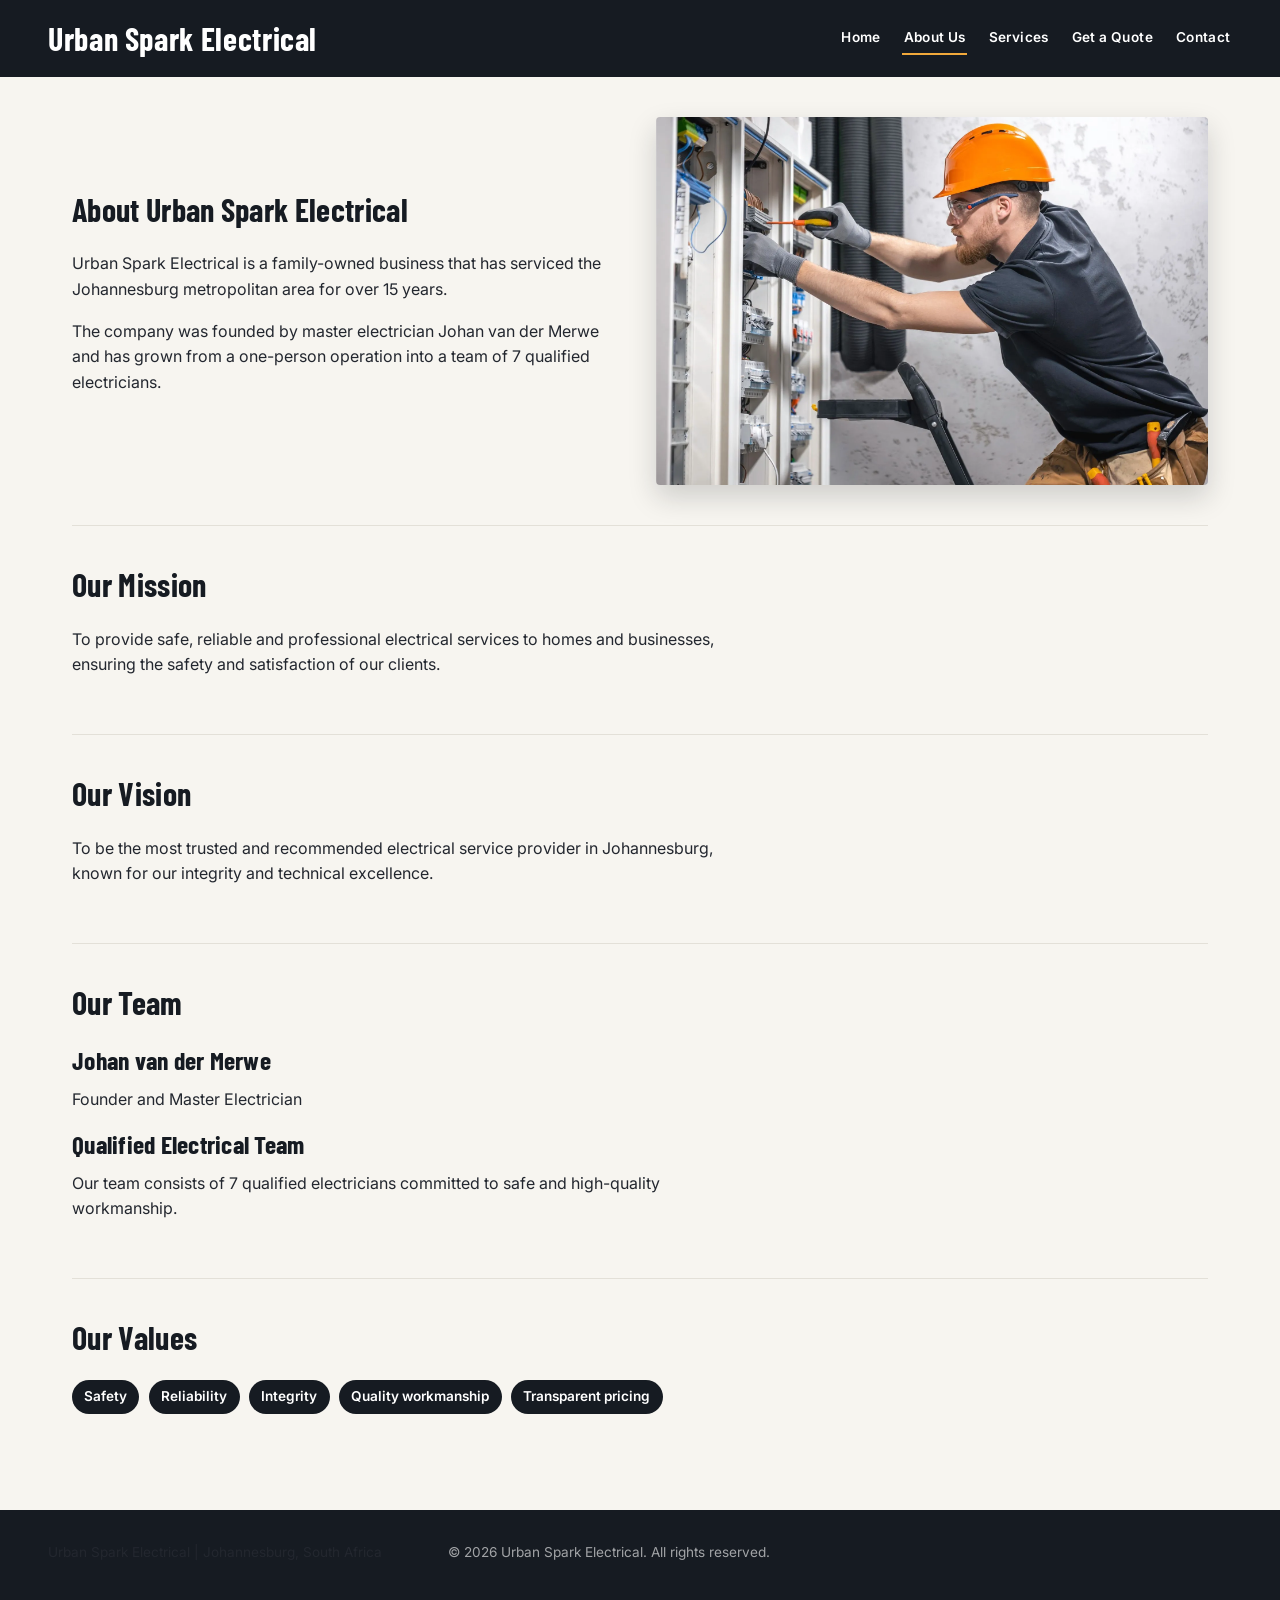
<file: ST10478916 MAKGOKA SEKGALA POE PART 2/3.HTML and Basic Content , website/about.html>
<!DOCTYPE html>
<html lang="en">
<head>
  <meta charset="UTF-8">
  <meta name="viewport" content="width=device-width, initial-scale=1.0">
  <title>About Us | Urban Spark Electrical</title>
  <meta name="description" content="Learn about Urban Spark Electrical, our history, mission, vision and qualified team.">
  <link rel="preconnect" href="https://fonts.googleapis.com">
  <link rel="preconnect" href="https://fonts.gstatic.com" crossorigin>
  <link href="https://fonts.googleapis.com/css2?family=Barlow+Condensed:wght@500;700&family=Inter:wght@400;500;600;700&display=swap" rel="stylesheet">
  <link rel="stylesheet" href="style.css">
</head>
<body>
  <header class="site-header">
    <div class="site-header__inner">
      <h1>Urban Spark Electrical</h1>
      <nav class="site-nav">
        <a href="index.html">Home</a>
        <a href="about.html" aria-current="page">About Us</a>
        <a href="services.html">Services</a>
        <a href="enquiry.html">Get a Quote</a>
        <a href="contact.html">Contact</a>
      </nav>
    </div>
  </header>

  <main>
    <section class="section hero">
      <div class="hero__text">
        <h2>About Urban Spark Electrical</h2>
        <p>Urban Spark Electrical is a family-owned business that has serviced the Johannesburg metropolitan area for over 15 years.</p>
        <p>The company was founded by master electrician Johan van der Merwe and has grown from a one-person operation into a team of 7 qualified electricians.</p>
      </div>
      <div class="hero__image">
        <img src="My images/image.webp" alt="Professional electrician at work" width="600" height="400" sizes="(max-width: 900px) 100vw, 50vw">
      </div>
    </section>

    <section class="section">
      <h2>Our Mission</h2>
      <p>To provide safe, reliable and professional electrical services to homes and businesses, ensuring the safety and satisfaction of our clients.</p>
    </section>

    <section class="section">
      <h2>Our Vision</h2>
      <p>To be the most trusted and recommended electrical service provider in Johannesburg, known for our integrity and technical excellence.</p>
    </section>

    <section class="section">
      <h2>Our Team</h2>
      <h3>Johan van der Merwe</h3>
      <p>Founder and Master Electrician</p>
      <h3>Qualified Electrical Team</h3>
      <p>Our team consists of 7 qualified electricians committed to safe and high-quality workmanship.</p>
    </section>

    <section class="section">
      <h2>Our Values</h2>
      <ul class="values-list">
        <li>Safety</li>
        <li>Reliability</li>
        <li>Integrity</li>
        <li>Quality workmanship</li>
        <li>Transparent pricing</li>
      </ul>
    </section>
  </main>

  <footer class="site-footer">
    <div class="site-footer__inner">
      <p>Urban Spark Electrical | Johannesburg, South Africa</p>
      <p>&copy; 2026 Urban Spark Electrical. All rights reserved.</p>
    </div>
  </footer>
</body>
</html>
</file>
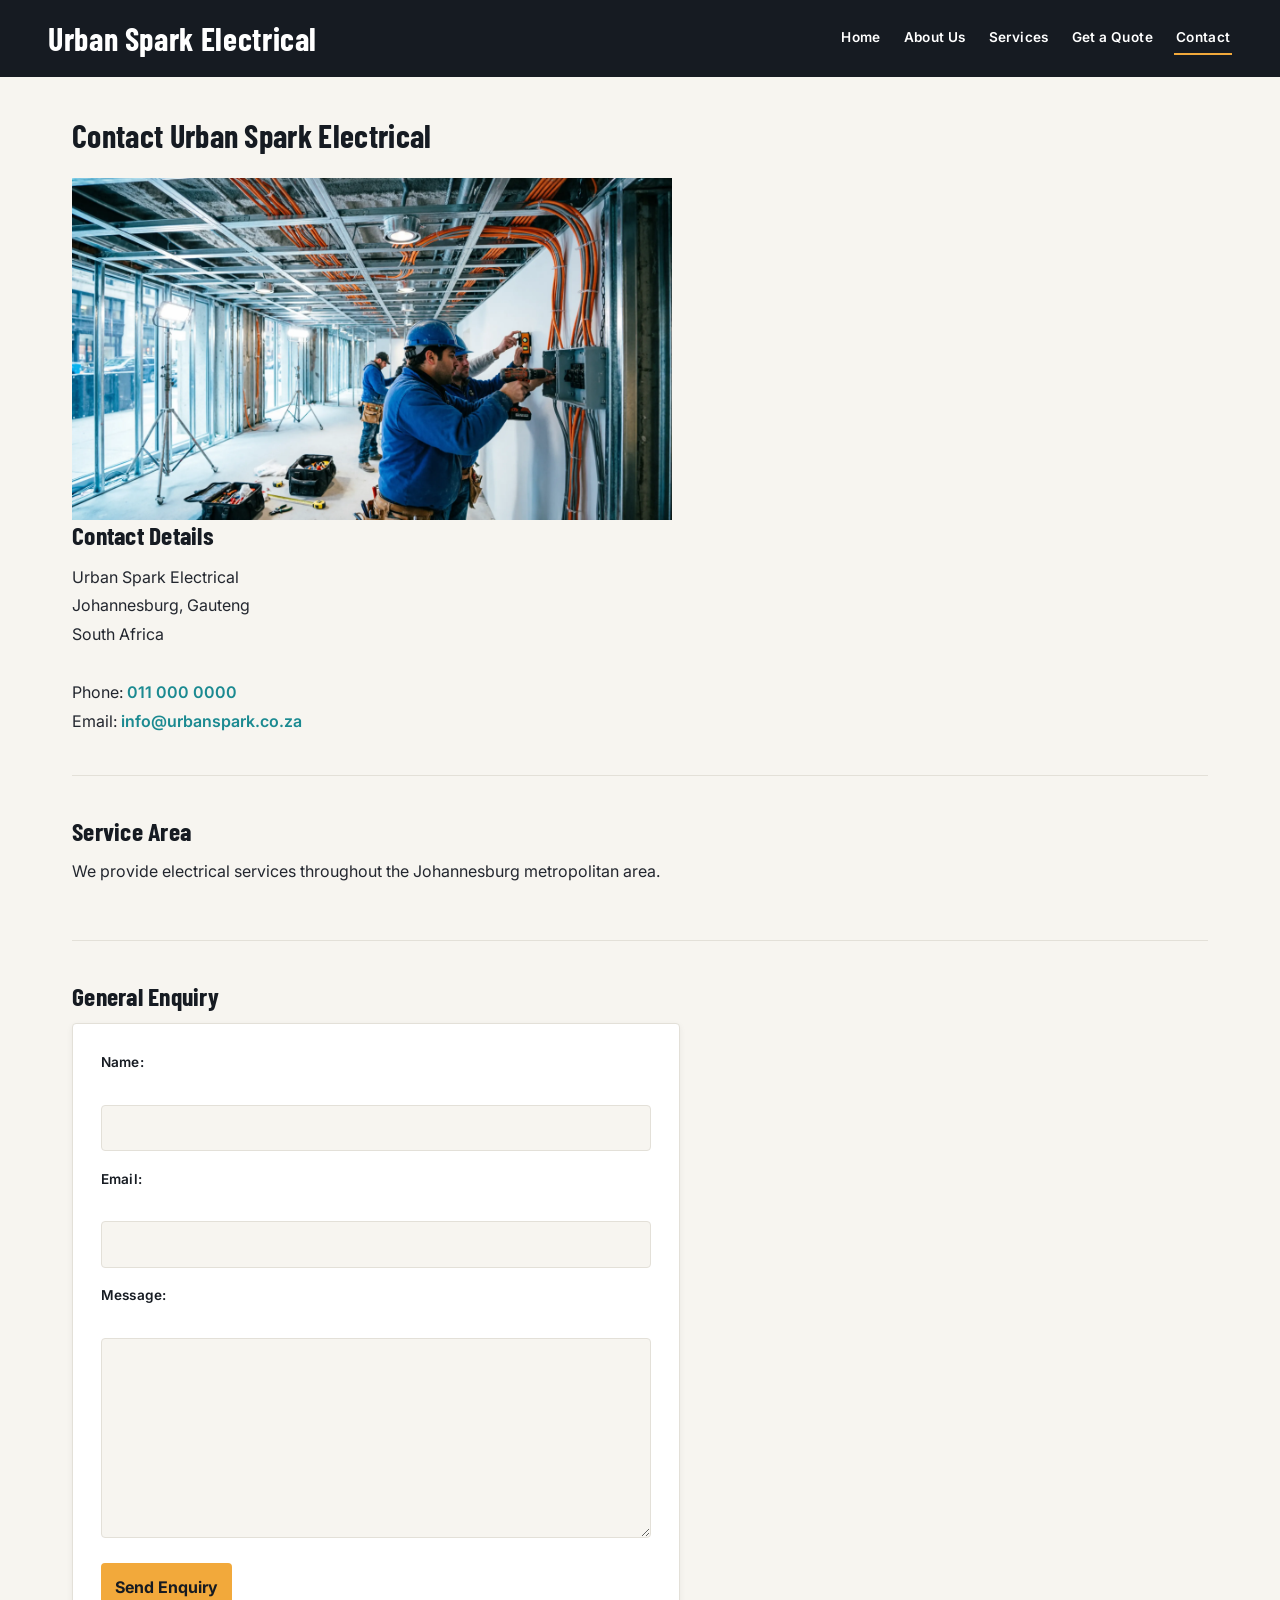
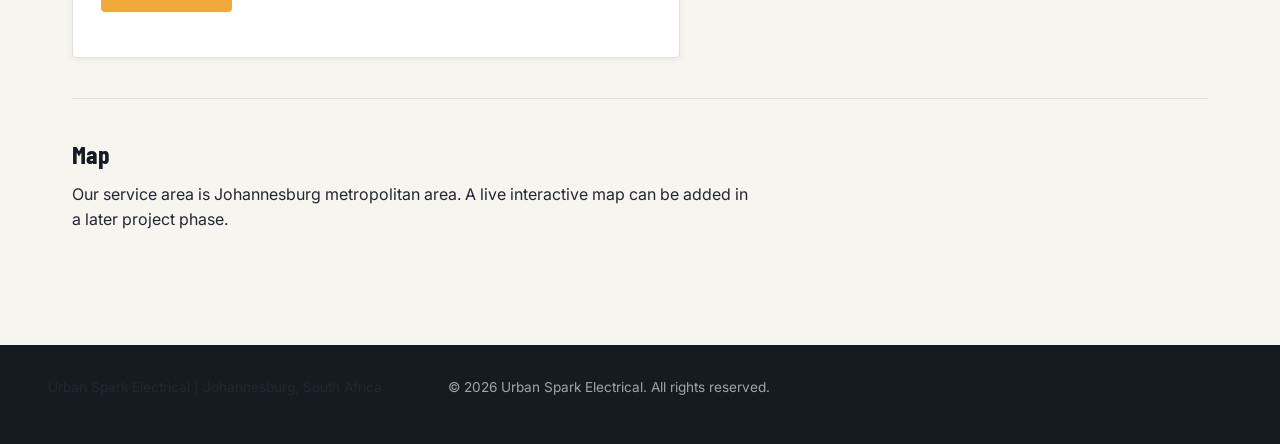
<file: ST10478916 MAKGOKA SEKGALA POE PART 2/3.HTML and Basic Content , website/contact.html>
<!DOCTYPE html>
<html lang="en">
<head>
  <meta charset="UTF-8">
  <meta name="viewport" content="width=device-width, initial-scale=1.0">
  <title>Contact Us | Urban Spark Electrical</title>
  <meta name="description" content="Contact Urban Spark Electrical for reliable electrical services in Johannesburg.">
  <link rel="preconnect" href="https://fonts.googleapis.com">
  <link rel="preconnect" href="https://fonts.gstatic.com" crossorigin>
  <link href="https://fonts.googleapis.com/css2?family=Barlow+Condensed:wght@500;700&family=Inter:wght@400;500;600;700&display=swap" rel="stylesheet">
  <link rel="stylesheet" href="style.css">
</head>
<body>
  <header class="site-header">
    <div class="site-header__inner">
      <h1>Urban Spark Electrical</h1>
      <nav class="site-nav">
        <a href="index.html">Home</a>
        <a href="about.html">About Us</a>
        <a href="services.html">Services</a>
        <a href="enquiry.html">Get a Quote</a>
        <a href="contact.html" aria-current="page">Contact</a>
      </nav>
    </div>
  </header>

  <main>
    <h2>Contact Urban Spark Electrical</h2>
    <img src="My images/retailstore.webp" alt="Professional electrical installation team at work" width="600" height="400" sizes="(max-width: 900px) 100vw, 600px">

    <section class="section">
      <h3>Contact Details</h3>
      <address>
        Urban Spark Electrical<br>
        Johannesburg, Gauteng<br>
        South Africa<br><br>
        Phone: <a href="tel:+27110000000">011 000 0000</a><br>
        Email: <a href="mailto:info@urbanspark.co.za">info@urbanspark.co.za</a>
      </address>
    </section>

    <section class="section">
      <h3>Service Area</h3>
      <p>We provide electrical services throughout the Johannesburg metropolitan area.</p>
    </section>

    <section class="section">
      <h3>General Enquiry</h3>
      <form action="#" method="post">
        <p>
          <label for="contact-name">Name:</label><br>
          <input type="text" id="contact-name" name="contact-name" required>
        </p>
        <p>
          <label for="contact-email">Email:</label><br>
          <input type="email" id="contact-email" name="contact-email" required>
        </p>
        <p>
          <label for="contact-message">Message:</label><br>
          <textarea id="contact-message" name="contact-message" rows="7" cols="40" required></textarea>
        </p>
        <p><input type="submit" value="Send Enquiry"></p>
      </form>
    </section>

    <section class="section">
      <h3>Map</h3>
      <p>Our service area is Johannesburg metropolitan area. A live interactive map can be added in a later project phase.</p>
    </section>
  </main>

  <footer class="site-footer">
    <div class="site-footer__inner">
      <p>Urban Spark Electrical | Johannesburg, South Africa</p>
      <p>&copy; 2026 Urban Spark Electrical. All rights reserved.</p>
    </div>
  </footer>
</body>
</html>
</file>
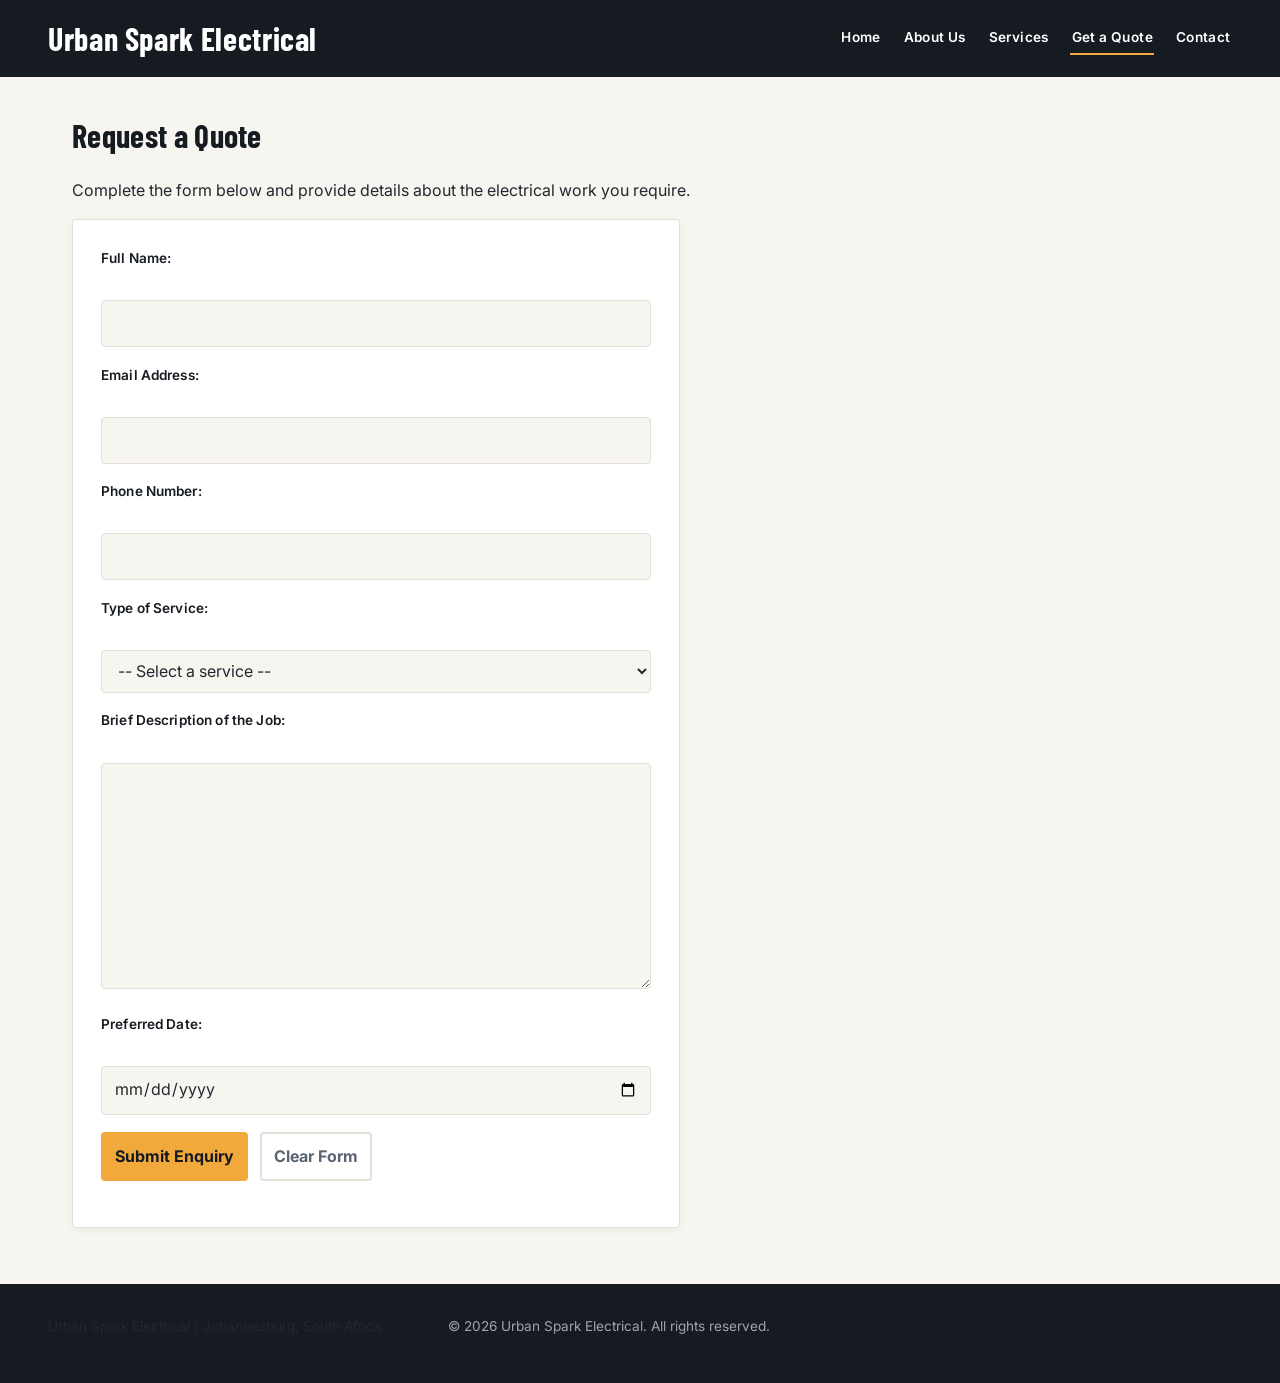
<file: ST10478916 MAKGOKA SEKGALA POE PART 2/3.HTML and Basic Content , website/enquiry.html>
<!DOCTYPE html>
<html lang="en">
<head>
  <meta charset="UTF-8">
  <meta name="viewport" content="width=device-width, initial-scale=1.0">
  <title>Get a Quote | Urban Spark Electrical</title>
  <meta name="description" content="Request an electrical service quotation from Urban Spark Electrical.">
  <link rel="preconnect" href="https://fonts.googleapis.com">
  <link rel="preconnect" href="https://fonts.gstatic.com" crossorigin>
  <link href="https://fonts.googleapis.com/css2?family=Barlow+Condensed:wght@500;700&family=Inter:wght@400;500;600;700&display=swap" rel="stylesheet">
  <link rel="stylesheet" href="style.css">
</head>
<body>
  <header class="site-header">
    <div class="site-header__inner">
      <h1>Urban Spark Electrical</h1>
      <nav class="site-nav">
        <a href="index.html">Home</a>
        <a href="about.html">About Us</a>
        <a href="services.html">Services</a>
        <a href="enquiry.html" aria-current="page">Get a Quote</a>
        <a href="contact.html">Contact</a>
      </nav>
    </div>
  </header>

  <main>
    <h2>Request a Quote</h2>
    <p>Complete the form below and provide details about the electrical work you require.</p>

    <form action="#" method="post">
      <p>
        <label for="name">Full Name:</label><br>
        <input type="text" id="name" name="name" required>
      </p>
      <p>
        <label for="email">Email Address:</label><br>
        <input type="email" id="email" name="email" required>
      </p>
      <p>
        <label for="phone">Phone Number:</label><br>
        <input type="tel" id="phone" name="phone" required>
      </p>
      <p>
        <label for="service">Type of Service:</label><br>
        <select id="service" name="service" required>
          <option value="">-- Select a service --</option>
          <option value="residential">Residential Electrical</option>
          <option value="commercial">Commercial Electrical</option>
          <option value="solar">Solar Installation</option>
          <option value="backup">Backup Power</option>
          <option value="maintenance">Electrical Maintenance</option>
        </select>
      </p>
      <p>
        <label for="message">Brief Description of the Job:</label><br>
        <textarea id="message" name="message" rows="8" cols="40" required></textarea>
      </p>
      <p>
        <label for="date">Preferred Date:</label><br>
        <input type="date" id="date" name="date">
      </p>
      <p>
        <input type="submit" value="Submit Enquiry">
        <input type="reset" value="Clear Form">
      </p>
    </form>
  </main>

  <footer class="site-footer">
    <div class="site-footer__inner">
      <p>Urban Spark Electrical | Johannesburg, South Africa</p>
      <p>&copy; 2026 Urban Spark Electrical. All rights reserved.</p>
    </div>
  </footer>
</body>
</html>
</file>
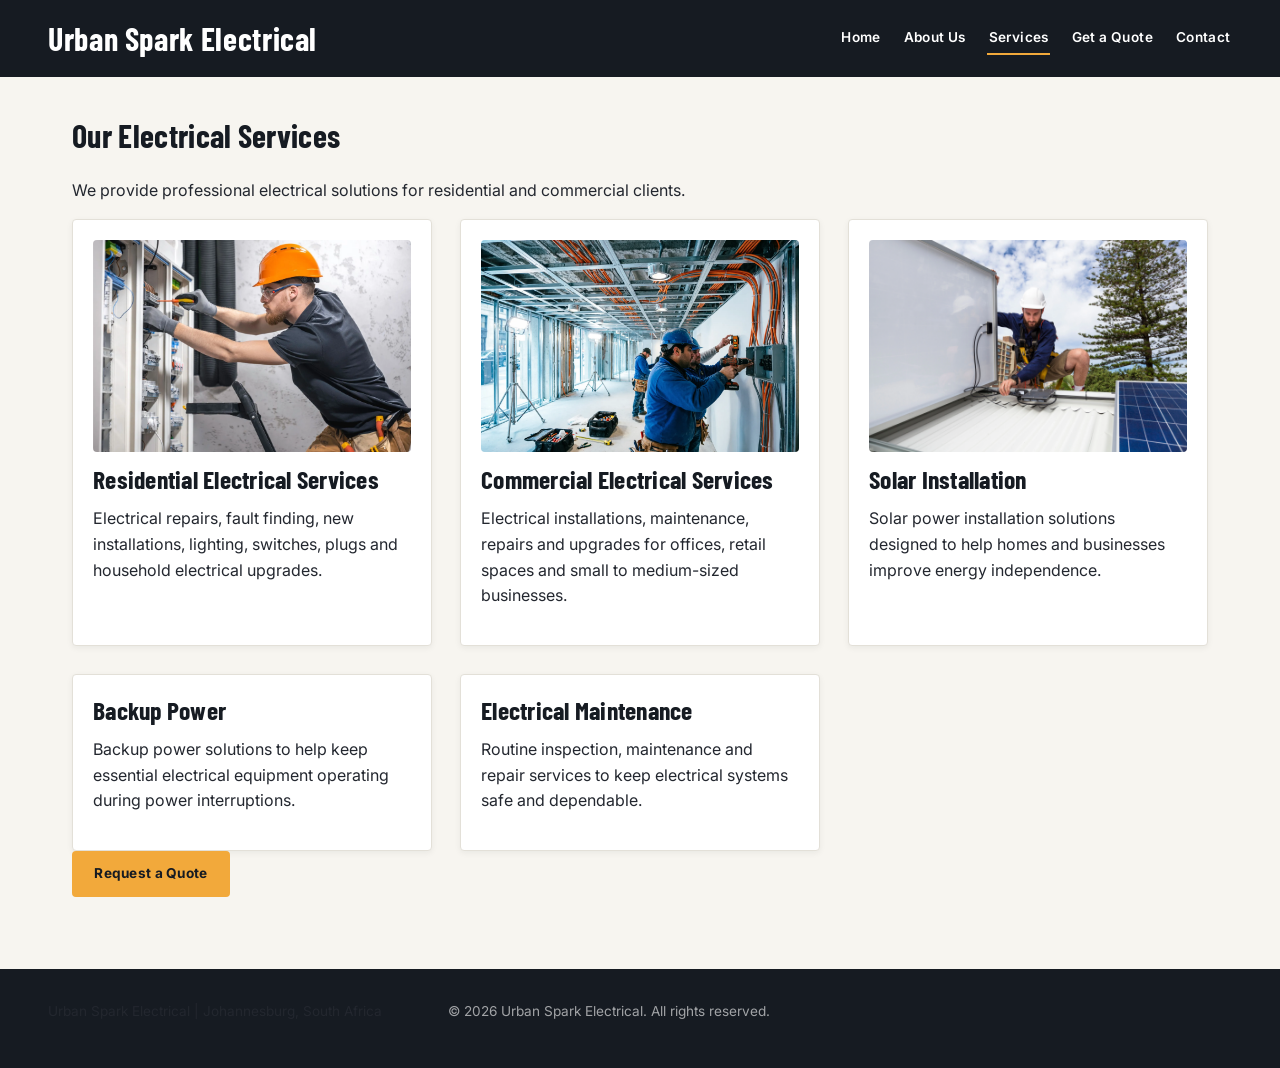
<file: ST10478916 MAKGOKA SEKGALA POE PART 2/3.HTML and Basic Content , website/services.html>
<!DOCTYPE html>
<html lang="en">
<head>
  <meta charset="UTF-8">
  <meta name="viewport" content="width=device-width, initial-scale=1.0">
  <title>Services | Urban Spark Electrical</title>
  <meta name="description" content="Explore Urban Spark Electrical residential, commercial, solar and backup power services.">
  <link rel="preconnect" href="https://fonts.googleapis.com">
  <link rel="preconnect" href="https://fonts.gstatic.com" crossorigin>
  <link href="https://fonts.googleapis.com/css2?family=Barlow+Condensed:wght@500;700&family=Inter:wght@400;500;600;700&display=swap" rel="stylesheet">
  <link rel="stylesheet" href="style.css">
</head>
<body>
  <header class="site-header">
    <div class="site-header__inner">
      <h1>Urban Spark Electrical</h1>
      <nav class="site-nav">
        <a href="index.html">Home</a>
        <a href="about.html">About Us</a>
        <a href="services.html" aria-current="page">Services</a>
        <a href="enquiry.html">Get a Quote</a>
        <a href="contact.html">Contact</a>
      </nav>
    </div>
  </header>

  <main>
    <h2>Our Electrical Services</h2>
    <p>We provide professional electrical solutions for residential and commercial clients.</p>

    <div class="card-grid">
      <section class="card">
        <img src="My images/image.webp" alt="Residential electrical work by a professional electrician" width="400" height="267" sizes="(max-width: 600px) 100vw, (max-width: 900px) 50vw, 33vw">
        <h3>Residential Electrical Services</h3>
        <p>Electrical repairs, fault finding, new installations, lighting, switches, plugs and household electrical upgrades.</p>
      </section>

      <section class="card">
        <img src="My images/retailstore.webp" alt="Commercial electrical installation" width="400" height="267" sizes="(max-width: 600px) 100vw, (max-width: 900px) 50vw, 33vw">
        <h3>Commercial Electrical Services</h3>
        <p>Electrical installations, maintenance, repairs and upgrades for offices, retail spaces and small to medium-sized businesses.</p>
      </section>

      <section class="card">
        <img src="My images/image2.webp" alt="Solar panel installation" width="400" height="267" sizes="(max-width: 600px) 100vw, (max-width: 900px) 50vw, 33vw">
        <h3>Solar Installation</h3>
        <p>Solar power installation solutions designed to help homes and businesses improve energy independence.</p>
      </section>

      <section class="card">
        <h3>Backup Power</h3>
        <p>Backup power solutions to help keep essential electrical equipment operating during power interruptions.</p>
      </section>

      <section class="card">
        <h3>Electrical Maintenance</h3>
        <p>Routine inspection, maintenance and repair services to keep electrical systems safe and dependable.</p>
      </section>
    </div>

    <p><a class="btn" href="enquiry.html">Request a Quote</a></p>
  </main>

  <footer class="site-footer">
    <div class="site-footer__inner">
      <p>Urban Spark Electrical | Johannesburg, South Africa</p>
      <p>&copy; 2026 Urban Spark Electrical. All rights reserved.</p>
    </div>
  </footer>
</body>
</html>
</file>
<file: ST10478916 MAKGOKA SEKGALA POE PART 2/3.HTML and Basic Content , website/style.css>
/* ==========================================================================
   Urban Spark Electrical — style.css
   Naming convention: kebab-case classes, BEM-lite (block__element--modifier)
   ========================================================================== */

/* --------------------------------------------------------------------------
   1. CSS Reset
   -------------------------------------------------------------------------- */
*,
*::before,
*::after {
  box-sizing: border-box;
  margin: 0;
  padding: 0;
}

html {
  -webkit-text-size-adjust: 100%;
}

img {
  max-width: 100%;
  height: auto;
  display: block;
}

ul {
  list-style: none;
}

a {
  text-decoration: none;
  color: inherit;
}

button,
input,
select,
textarea {
  font: inherit;
  color: inherit;
}

/* --------------------------------------------------------------------------
   2. Base Style / Design Tokens
   -------------------------------------------------------------------------- */
:root {
  /* Colour scheme */
  --color-charcoal: #161b22;
  --color-charcoal-soft: #232a35;
  --color-cream: #f7f5f0;
  --color-white: #ffffff;
  --color-amber: #f2a93b;
  --color-amber-dark: #d68f1f;
  --color-teal: #1b8a91;
  --color-teal-dark: #146267;
  --color-text: #23272f;
  --color-muted: #5b6472;
  --color-border: #e3e0d8;

  /* Typography scale (major third, 1.25) */
  --step--1: 0.85rem;
  --step-0: 1rem;
  --step-1: 1.25rem;
  --step-2: 1.6rem;
  --step-3: 2rem;
  --step-4: 2.6rem;

  /* Layout */
  --content-width: 74rem;
  --gutter: 1.5rem;
  --radius: 4px;
}

body {
  font-family: "Inter", "Segoe UI", Helvetica, Arial, sans-serif;
  font-size: var(--step-0);
  line-height: 1.6;
  color: var(--color-text);
  background-color: var(--color-cream);
}

/* --------------------------------------------------------------------------
   3. Typography
   -------------------------------------------------------------------------- */
h1, h2, h3, h4 {
  font-family: "Barlow Condensed", "Arial Narrow", sans-serif;
  font-weight: 700;
  letter-spacing: 0.01em;
  line-height: 1.15;
  color: var(--color-charcoal);
}

h1 { font-size: var(--step-4); }
h2 { font-size: var(--step-3); margin-bottom: 0.75em; }
h3 { font-size: var(--step-2); margin-bottom: 0.5em; }
h4 { font-size: var(--step-1); margin-bottom: 0.5em; }

p {
  max-width: 68ch;
  margin-bottom: 1em;
  color: var(--color-text);
}

address {
  font-style: normal;
  line-height: 1.8;
}

blockquote {
  font-family: "Barlow Condensed", sans-serif;
  font-size: var(--step-1);
  font-weight: 500;
  line-height: 1.4;
  color: var(--color-charcoal);
  border-left: 4px solid var(--color-amber);
  padding-left: 1em;
  margin: 0 0 1em;
  max-width: 55ch;
}

/* --------------------------------------------------------------------------
   4. Header & Navigation
   -------------------------------------------------------------------------- */
.site-header {
  background-color: var(--color-charcoal);
  color: var(--color-white);
  padding: 1.25rem var(--gutter);
}

.site-header__inner {
  max-width: var(--content-width);
  margin-inline: auto;
  display: flex;
  flex-wrap: wrap;
  align-items: center;
  justify-content: space-between;
  gap: 0.75rem 1.5rem;
}

.site-header h1 {
  color: var(--color-white);
  font-size: var(--step-3);
  letter-spacing: 0.02em;
}

.site-header .tagline {
  color: var(--color-amber);
  font-size: var(--step--1);
  width: 100%;
  order: 3;
}

.site-nav {
  display: flex;
  flex-wrap: wrap;
  gap: 0.25rem 1.25rem;
}

.site-nav a {
  font-size: var(--step--1);
  font-weight: 600;
  letter-spacing: 0.03em;
  padding: 0.35em 0.1em;
  border-bottom: 2px solid transparent;
  transition: border-color 0.15s ease, color 0.15s ease;
}

.site-nav a:hover,
.site-nav a:focus-visible {
  border-color: var(--color-amber);
  color: var(--color-amber);
}

.site-nav a:active {
  color: var(--color-amber-dark);
}

.site-nav a[aria-current="page"] {
  border-color: var(--color-amber);
}

/* --------------------------------------------------------------------------
   5. Layout — containers & sections
   -------------------------------------------------------------------------- */
main {
  display: block;
  max-width: var(--content-width);
  margin-inline: auto;
  padding: 2.5rem var(--gutter) 3.5rem;
}

main > h2:first-child,
main > p:first-child {
  max-width: 70ch;
}

.section {
  padding-block: 2.5rem;
  border-top: 1px solid var(--color-border);
}

.section:first-of-type {
  border-top: none;
  padding-top: 0;
}

/* Hero (index page) */
.hero {
  display: grid;
  grid-template-columns: 1fr 1fr;
  grid-template-areas: "hero-text hero-image";
  gap: 2rem;
  align-items: center;
  padding-top: 0;
}

.hero__text { grid-area: hero-text; }
.hero__image { grid-area: hero-image; }

.hero__image img {
  border-radius: var(--radius);
  box-shadow: 0 12px 28px rgba(22, 27, 34, 0.18);
}

/* Card grid — services / key features */
.card-grid {
  display: grid;
  grid-template-columns: repeat(3, 1fr);
  gap: 1.75rem;
}

.card {
  background-color: var(--color-white);
  border: 1px solid var(--color-border);
  border-radius: var(--radius);
  padding: 1.25rem;
  box-shadow: 0 2px 6px rgba(22, 27, 34, 0.06);
  transition: box-shadow 0.2s ease, transform 0.2s ease;
}

.card:hover,
.card:focus-within {
  box-shadow: 0 10px 22px rgba(22, 27, 34, 0.14);
  transform: translateY(-3px);
}

.card img {
  border-radius: var(--radius);
  margin-bottom: 0.75rem;
  aspect-ratio: 3 / 2;
  object-fit: cover;
}

/* Why-choose-us list */
.feature-list {
  display: grid;
  grid-template-columns: repeat(2, 1fr);
  gap: 0.75rem 2rem;
}

.feature-list li {
  position: relative;
  padding-left: 1.4em;
  border-bottom: 1px solid var(--color-border);
  padding-bottom: 0.6em;
}

.feature-list li::before {
  content: "\26A1";
  position: absolute;
  left: 0;
  color: var(--color-amber-dark);
}

/* Testimonials */
.testimonials {
  display: grid;
  grid-template-columns: repeat(2, 1fr);
  gap: 1.5rem;
}

/* Values list (about page) */
.values-list {
  display: flex;
  flex-wrap: wrap;
  gap: 0.6rem;
}

.values-list li {
  background-color: var(--color-charcoal);
  color: var(--color-white);
  font-size: var(--step--1);
  font-weight: 600;
  padding: 0.45em 0.9em;
  border-radius: 999px;
}

/* --------------------------------------------------------------------------
   6. Buttons / Links (CTA)
   -------------------------------------------------------------------------- */
.btn {
  display: inline-block;
  background-color: var(--color-amber);
  color: var(--color-charcoal);
  font-weight: 700;
  font-size: var(--step--1);
  letter-spacing: 0.02em;
  padding: 0.75em 1.5em;
  border-radius: var(--radius);
  border: 2px solid var(--color-amber);
  transition: background-color 0.15s ease, color 0.15s ease, border-color 0.15s ease;
}

.btn:hover,
.btn:focus-visible {
  background-color: transparent;
  color: var(--color-amber-dark);
  border-color: var(--color-amber-dark);
}

.btn:active {
  background-color: var(--color-amber-dark);
  color: var(--color-white);
}

main a:not(.btn):not(.site-nav a) {
  color: var(--color-teal);
  font-weight: 600;
  border-bottom: 1px solid transparent;
}

main a:not(.btn):not(.site-nav a):hover,
main a:not(.btn):not(.site-nav a):focus-visible {
  border-color: var(--color-teal);
  color: var(--color-teal-dark);
}

/* --------------------------------------------------------------------------
   7. Forms (enquiry / contact)
   -------------------------------------------------------------------------- */
form {
  max-width: 38rem;
  background-color: var(--color-white);
  border: 1px solid var(--color-border);
  border-radius: var(--radius);
  padding: 1.75rem;
  box-shadow: 0 2px 6px rgba(22, 27, 34, 0.06);
}

form p {
  max-width: none;
  margin-bottom: 1.1rem;
}

label {
  display: block;
  font-weight: 600;
  font-size: var(--step--1);
  letter-spacing: 0.01em;
  margin-bottom: 0.35em;
  color: var(--color-charcoal);
}

input,
select,
textarea {
  width: 100%;
  padding: 0.6em 0.75em;
  border: 1px solid var(--color-border);
  border-radius: var(--radius);
  background-color: var(--color-cream);
}

input:hover,
select:hover,
textarea:hover {
  border-color: var(--color-muted);
}

input:focus,
select:focus,
textarea:focus {
  outline: none;
  border-color: var(--color-teal);
  box-shadow: 0 0 0 3px rgba(27, 138, 145, 0.18);
}

input[type="submit"],
input[type="reset"] {
  width: auto;
  background-color: var(--color-amber);
  border: 2px solid var(--color-amber);
  color: var(--color-charcoal);
  font-weight: 700;
  cursor: pointer;
}

input[type="submit"]:hover,
input[type="reset"]:hover,
input[type="submit"]:focus-visible,
input[type="reset"]:focus-visible {
  background-color: transparent;
  color: var(--color-amber-dark);
}

input[type="submit"]:active,
input[type="reset"]:active {
  background-color: var(--color-amber-dark);
  color: var(--color-white);
}

input[type="reset"] {
  background-color: transparent;
  border-color: var(--color-border);
  color: var(--color-muted);
  margin-left: 0.5em;
}

input[type="reset"]:hover,
input[type="reset"]:focus-visible {
  border-color: var(--color-muted);
  color: var(--color-charcoal);
}

/* --------------------------------------------------------------------------
   8. Footer
   -------------------------------------------------------------------------- */
.site-footer {
  background-color: var(--color-charcoal);
  color: var(--color-white);
  padding: 2rem var(--gutter);
}

.site-footer__inner {
  max-width: var(--content-width);
  margin-inline: auto;
  display: grid;
  grid-template-columns: repeat(3, 1fr);
  gap: 1rem;
  font-size: var(--step--1);
}

.site-footer a {
  color: var(--color-amber);
  border-bottom: 1px solid transparent;
}

.site-footer a:hover,
.site-footer a:focus-visible {
  border-color: var(--color-amber);
}

.site-footer p:last-child {
  color: rgba(255, 255, 255, 0.6);
}

/* --------------------------------------------------------------------------
   9. Responsive Design — Breakpoints
   Desktop: default (> 900px)
   Tablet:  <= 900px
   Mobile:  <= 600px
   -------------------------------------------------------------------------- */
@media (max-width: 900px) {
  :root {
    --step-4: 2.2rem;
    --step-3: 1.7rem;
  }

  .hero {
    grid-template-columns: 1fr;
    grid-template-areas:
      "hero-image"
      "hero-text";
  }

  .card-grid {
    grid-template-columns: repeat(2, 1fr);
  }

  .testimonials {
    grid-template-columns: 1fr;
  }

  .site-footer__inner {
    grid-template-columns: repeat(2, 1fr);
  }
}

@media (max-width: 600px) {
  .site-header__inner {
    flex-direction: column;
    align-items: flex-start;
  }

  .site-nav {
    flex-direction: column;
    gap: 0.4rem;
  }

  main {
    padding: 1.75rem var(--gutter) 2.5rem;
  }

  .card-grid {
    grid-template-columns: 1fr;
  }

  .feature-list {
    grid-template-columns: 1fr;
  }

  .site-footer__inner {
    grid-template-columns: 1fr;
  }

  form {
    padding: 1.25rem;
  }
}
</file>
